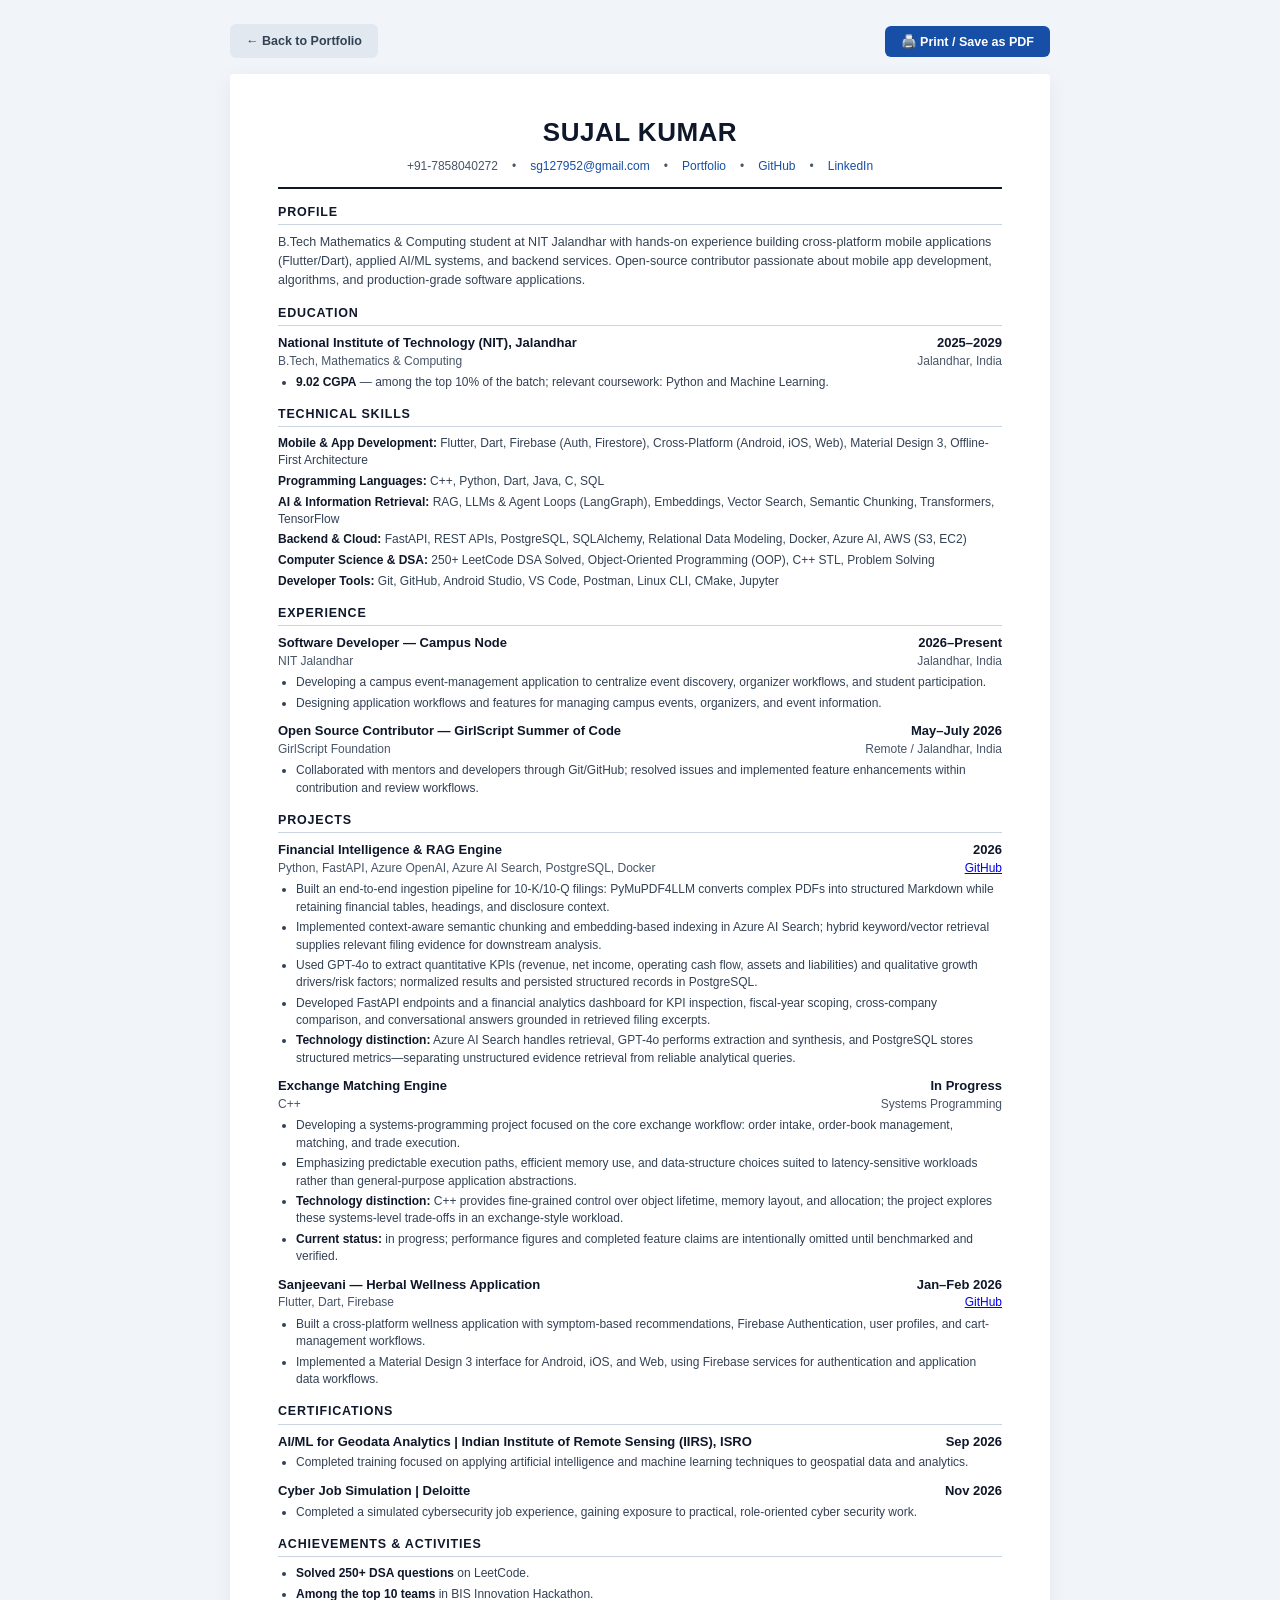
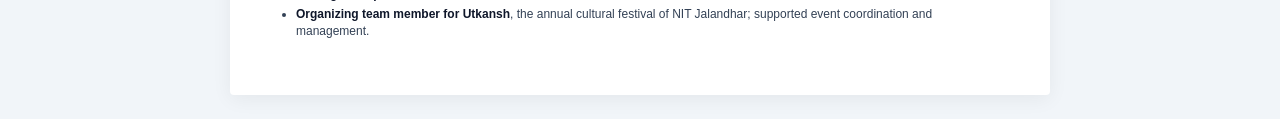
<file: assets/resume/resume.html>
<!DOCTYPE html>
<html lang="en">
<head>
  <meta charset="UTF-8">
  <meta name="viewport" content="width=device-width, initial-scale=1.0">
  <title>Sujal Kumar — Résumé</title>
  <style>
    :root {
      --text: #1e293b;
      --muted: #475569;
      --accent: #174ea6;
      --border: #e2e8f0;
      --bg: #ffffff;
    }
    * { box-sizing: border-box; margin: 0; padding: 0; }
    body {
      font-family: -apple-system, BlinkMacSystemFont, "Segoe UI", Roboto, "Helvetica Neue", Arial, sans-serif;
      color: var(--text);
      background: #f1f5f9;
      line-height: 1.45;
      font-size: 13px;
      padding: 24px 12px;
    }
    .page {
      max-width: 820px;
      margin: 0 auto;
      background: var(--bg);
      padding: 40px 48px;
      box-shadow: 0 4px 20px rgba(0,0,0,0.06);
      border-radius: 4px;
    }
    .header {
      border-bottom: 2px solid #0f172a;
      padding-bottom: 12px;
      margin-bottom: 14px;
      text-align: center;
    }
    .header h1 {
      font-size: 26px;
      font-weight: 800;
      color: #0f172a;
      letter-spacing: 0.5px;
      text-transform: uppercase;
      margin-bottom: 6px;
    }
    .contact-info {
      font-size: 12px;
      color: var(--muted);
      display: flex;
      flex-wrap: wrap;
      justify-content: center;
      gap: 6px 14px;
    }
    .contact-info a {
      color: var(--accent);
      text-decoration: none;
      font-weight: 500;
    }
    .contact-info a:hover {
      text-decoration: underline;
    }
    .section {
      margin-bottom: 14px;
    }
    .section-title {
      font-size: 12.5px;
      font-weight: 800;
      text-transform: uppercase;
      letter-spacing: 0.8px;
      color: #0f172a;
      border-bottom: 1px solid #cbd5e1;
      padding-bottom: 3px;
      margin-bottom: 8px;
    }
    .item {
      margin-bottom: 10px;
    }
    .item-header {
      display: flex;
      justify-content: space-between;
      font-weight: 700;
      font-size: 13px;
      color: #0f172a;
    }
    .item-sub {
      display: flex;
      justify-content: space-between;
      color: var(--muted);
      font-size: 12px;
      margin-bottom: 4px;
    }
    .profile-p {
      color: #334155;
      font-size: 12.5px;
      line-height: 1.5;
    }
    ul.bullets {
      padding-left: 18px;
      margin-top: 3px;
    }
    ul.bullets li {
      margin-bottom: 3px;
      color: #334155;
      line-height: 1.45;
      font-size: 12px;
    }
    ul.bullets li strong {
      color: #0f172a;
    }
    .skills-block {
      display: flex;
      flex-direction: column;
      gap: 4px;
      font-size: 12px;
      color: #334155;
    }
    .skills-block div {
      line-height: 1.4;
    }
    .skills-block strong {
      color: #0f172a;
    }
    .print-bar {
      max-width: 820px;
      margin: 0 auto 16px auto;
      display: flex;
      justify-content: space-between;
      align-items: center;
      gap: 10px;
    }
    .btn {
      display: inline-flex;
      align-items: center;
      gap: 6px;
      padding: 8px 16px;
      background: var(--accent);
      color: white;
      text-decoration: none;
      border-radius: 6px;
      font-weight: 600;
      font-size: 12.5px;
      border: none;
      cursor: pointer;
    }
    .btn-secondary {
      background: #e2e8f0;
      color: #334155;
    }
    @media print {
      body { background: white; padding: 0; }
      .page { box-shadow: none; padding: 0; max-width: 100%; }
      .print-bar { display: none; }
    }
  </style>
</head>
<body>
  <div class="print-bar">
    <a href="../../index.html" class="btn btn-secondary">← Back to Portfolio</a>
    <button onclick="window.print()" class="btn">🖨️ Print / Save as PDF</button>
  </div>

  <div class="page">
    <header class="header">
      <h1>SUJAL KUMAR</h1>
      <div class="contact-info">
        <span>+91-7858040272</span>
        <span>•</span>
        <span><a href="mailto:sg127952@gmail.com">sg127952@gmail.com</a></span>
        <span>•</span>
        <span><a href="../../index.html">Portfolio</a></span>
        <span>•</span>
        <span><a href="https://github.com/Sujal01go" target="_blank">GitHub</a></span>
        <span>•</span>
        <span><a href="https://www.linkedin.com/in/sujal-gupta-4198b9368/" target="_blank">LinkedIn</a></span>
      </div>
    </header>

    <!-- PROFILE -->
    <section class="section">
      <h2 class="section-title">PROFILE</h2>
      <p class="profile-p">
        B.Tech Mathematics &amp; Computing student at NIT Jalandhar with hands-on experience building cross-platform mobile applications (Flutter/Dart), applied AI/ML systems, and backend services. Open-source contributor passionate about mobile app development, algorithms, and production-grade software applications.
      </p>
    </section>

    <!-- EDUCATION -->
    <section class="section">
      <h2 class="section-title">EDUCATION</h2>
      <div class="item">
        <div class="item-header">
          <span>National Institute of Technology (NIT), Jalandhar</span>
          <span>2025–2029</span>
        </div>
        <div class="item-sub">
          <span>B.Tech, Mathematics &amp; Computing</span>
          <span>Jalandhar, India</span>
        </div>
        <ul class="bullets">
          <li><strong>9.02 CGPA</strong> — among the top 10% of the batch; relevant coursework: Python and Machine Learning.</li>
        </ul>
      </div>
    </section>

    <!-- TECHNICAL SKILLS -->
    <section class="section">
      <h2 class="section-title">TECHNICAL SKILLS</h2>
      <div class="skills-block">
        <div><strong>Mobile &amp; App Development:</strong> Flutter, Dart, Firebase (Auth, Firestore), Cross-Platform (Android, iOS, Web), Material Design 3, Offline-First Architecture</div>
        <div><strong>Programming Languages:</strong> C++, Python, Dart, Java, C, SQL</div>
        <div><strong>AI &amp; Information Retrieval:</strong> RAG, LLMs &amp; Agent Loops (LangGraph), Embeddings, Vector Search, Semantic Chunking, Transformers, TensorFlow</div>
        <div><strong>Backend &amp; Cloud:</strong> FastAPI, REST APIs, PostgreSQL, SQLAlchemy, Relational Data Modeling, Docker, Azure AI, AWS (S3, EC2)</div>
        <div><strong>Computer Science &amp; DSA:</strong> 250+ LeetCode DSA Solved, Object-Oriented Programming (OOP), C++ STL, Problem Solving</div>
        <div><strong>Developer Tools:</strong> Git, GitHub, Android Studio, VS Code, Postman, Linux CLI, CMake, Jupyter</div>
      </div>
    </section>

    <!-- EXPERIENCE -->
    <section class="section">
      <h2 class="section-title">EXPERIENCE</h2>

      <div class="item">
        <div class="item-header">
          <span>Software Developer — Campus Node</span>
          <span>2026–Present</span>
        </div>
        <div class="item-sub">
          <span>NIT Jalandhar</span>
          <span>Jalandhar, India</span>
        </div>
        <ul class="bullets">
          <li>Developing a campus event-management application to centralize event discovery, organizer workflows, and student participation.</li>
          <li>Designing application workflows and features for managing campus events, organizers, and event information.</li>
        </ul>
      </div>

      <div class="item">
        <div class="item-header">
          <span>Open Source Contributor — GirlScript Summer of Code</span>
          <span>May–July 2026</span>
        </div>
        <div class="item-sub">
          <span>GirlScript Foundation</span>
          <span>Remote / Jalandhar, India</span>
        </div>
        <ul class="bullets">
          <li>Collaborated with mentors and developers through Git/GitHub; resolved issues and implemented feature enhancements within contribution and review workflows.</li>
        </ul>
      </div>
    </section>

    <!-- PROJECTS -->
    <section class="section">
      <h2 class="section-title">PROJECTS</h2>

      <div class="item">
        <div class="item-header">
          <span>Financial Intelligence &amp; RAG Engine</span>
          <span>2026</span>
        </div>
        <div class="item-sub">
          <span>Python, FastAPI, Azure OpenAI, Azure AI Search, PostgreSQL, Docker</span>
          <span><a href="https://github.com/Sujal01go/AI-Invester-intelligence-platform" target="_blank">GitHub</a></span>
        </div>
        <ul class="bullets">
          <li>Built an end-to-end ingestion pipeline for 10-K/10-Q filings: PyMuPDF4LLM converts complex PDFs into structured Markdown while retaining financial tables, headings, and disclosure context.</li>
          <li>Implemented context-aware semantic chunking and embedding-based indexing in Azure AI Search; hybrid keyword/vector retrieval supplies relevant filing evidence for downstream analysis.</li>
          <li>Used GPT-4o to extract quantitative KPIs (revenue, net income, operating cash flow, assets and liabilities) and qualitative growth drivers/risk factors; normalized results and persisted structured records in PostgreSQL.</li>
          <li>Developed FastAPI endpoints and a financial analytics dashboard for KPI inspection, fiscal-year scoping, cross-company comparison, and conversational answers grounded in retrieved filing excerpts.</li>
          <li><strong>Technology distinction:</strong> Azure AI Search handles retrieval, GPT-4o performs extraction and synthesis, and PostgreSQL stores structured metrics—separating unstructured evidence retrieval from reliable analytical queries.</li>
        </ul>
      </div>

      <div class="item">
        <div class="item-header">
          <span>Exchange Matching Engine</span>
          <span>In Progress</span>
        </div>
        <div class="item-sub">
          <span>C++</span>
          <span>Systems Programming</span>
        </div>
        <ul class="bullets">
          <li>Developing a systems-programming project focused on the core exchange workflow: order intake, order-book management, matching, and trade execution.</li>
          <li>Emphasizing predictable execution paths, efficient memory use, and data-structure choices suited to latency-sensitive workloads rather than general-purpose application abstractions.</li>
          <li><strong>Technology distinction:</strong> C++ provides fine-grained control over object lifetime, memory layout, and allocation; the project explores these systems-level trade-offs in an exchange-style workload.</li>
          <li><strong>Current status:</strong> in progress; performance figures and completed feature claims are intentionally omitted until benchmarked and verified.</li>
        </ul>
      </div>

      <div class="item">
        <div class="item-header">
          <span>Sanjeevani — Herbal Wellness Application</span>
          <span>Jan–Feb 2026</span>
        </div>
        <div class="item-sub">
          <span>Flutter, Dart, Firebase</span>
          <span><a href="https://github.com/Sujal01go/sanjeevani" target="_blank">GitHub</a></span>
        </div>
        <ul class="bullets">
          <li>Built a cross-platform wellness application with symptom-based recommendations, Firebase Authentication, user profiles, and cart-management workflows.</li>
          <li>Implemented a Material Design 3 interface for Android, iOS, and Web, using Firebase services for authentication and application data workflows.</li>
        </ul>
      </div>
    </section>

    <!-- CERTIFICATIONS -->
    <section class="section">
      <h2 class="section-title">CERTIFICATIONS</h2>
      <div class="item">
        <div class="item-header">
          <span>AI/ML for Geodata Analytics | Indian Institute of Remote Sensing (IIRS), ISRO</span>
          <span>Sep 2026</span>
        </div>
        <ul class="bullets">
          <li>Completed training focused on applying artificial intelligence and machine learning techniques to geospatial data and analytics.</li>
        </ul>
      </div>

      <div class="item">
        <div class="item-header">
          <span>Cyber Job Simulation | Deloitte</span>
          <span>Nov 2026</span>
        </div>
        <ul class="bullets">
          <li>Completed a simulated cybersecurity job experience, gaining exposure to practical, role-oriented cyber security work.</li>
        </ul>
      </div>
    </section>

    <!-- ACHIEVEMENTS & ACTIVITIES -->
    <section class="section">
      <h2 class="section-title">ACHIEVEMENTS &amp; ACTIVITIES</h2>
      <ul class="bullets">
        <li><strong>Solved 250+ DSA questions</strong> on LeetCode.</li>
        <li><strong>Among the top 10 teams</strong> in BIS Innovation Hackathon.</li>
        <li><strong>Organizing team member for Utkansh</strong>, the annual cultural festival of NIT Jalandhar; supported event coordination and management.</li>
      </ul>
    </section>
  </div>
</body>
</html>
</file>
